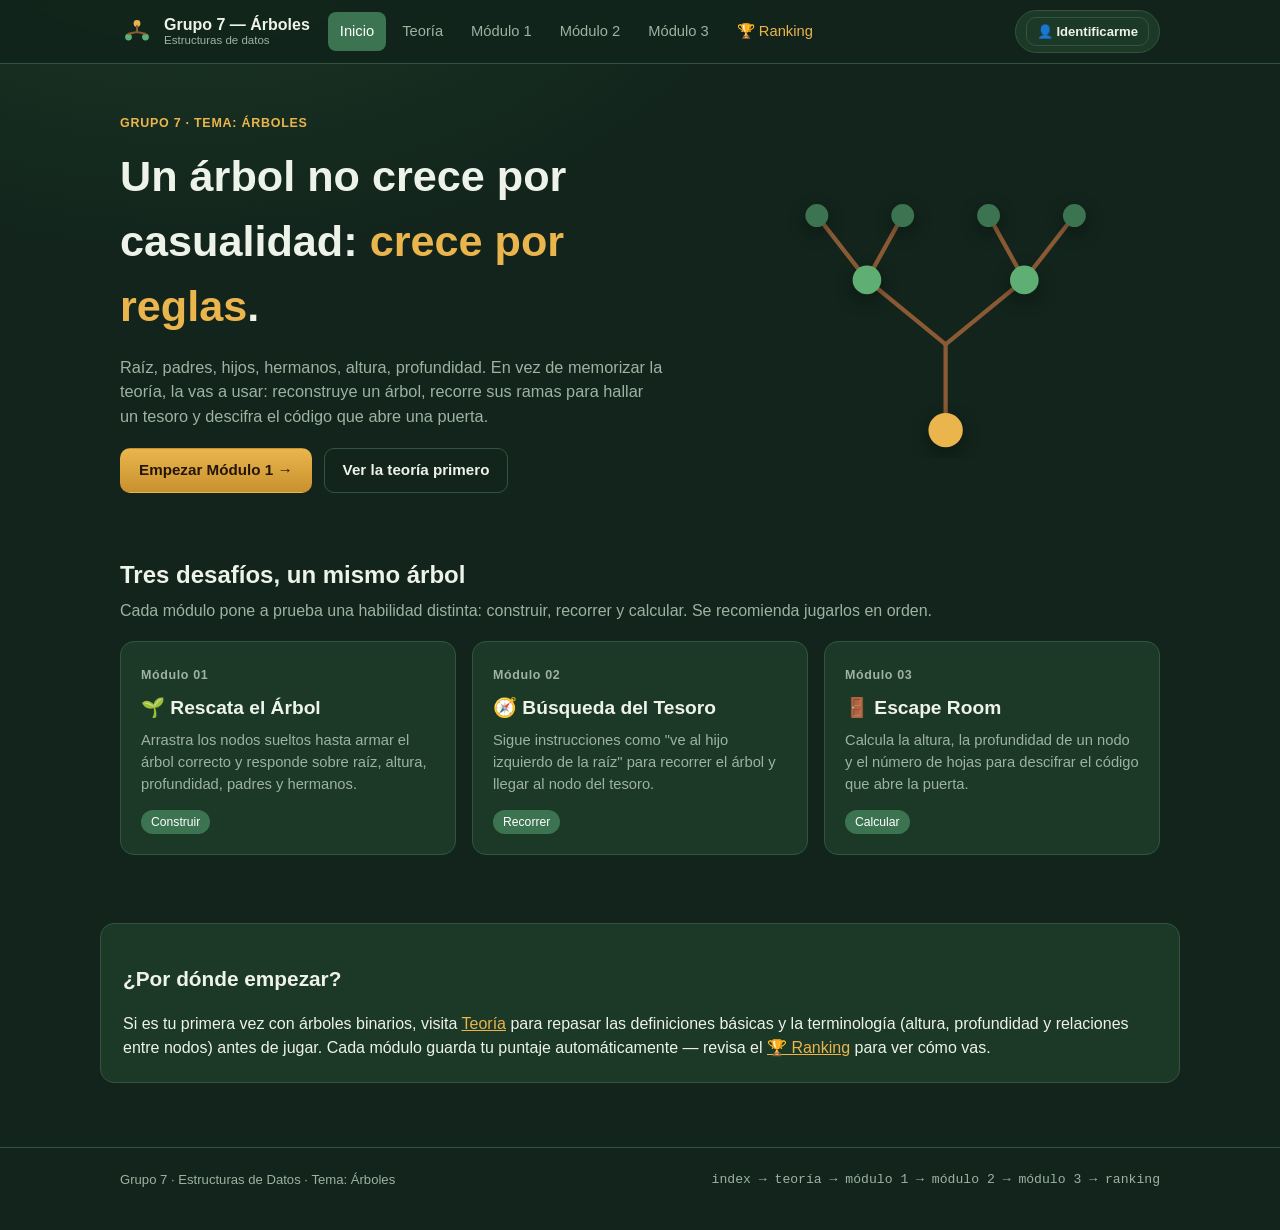
<file: index.html>
<!DOCTYPE html>
<html lang="es">
<head>
<meta charset="UTF-8">
<meta name="viewport" content="width=device-width, initial-scale=1.0">
<title>Grupo 7 · Árboles — Proyecto Interactivo</title>
<meta name="description" content="Aprende árboles binarios jugando: reconstruye un árbol, busca un tesoro navegando sus ramas y escapa de una sala resolviendo su altura, profundidad y hojas.">
<link rel="icon" href="data:image/svg+xml,<svg xmlns=%22http://www.w3.org/2000/svg%22 viewBox=%220 0 100 100%22><text y=%22.9em%22 font-size=%2290%22>🌳</text></svg>">
<link rel="stylesheet" href="css/style.css">
</head>
<body data-nav="inicio">

<nav class="site-nav">
  <div class="container">
    <a href="index.html" class="brand">
      <svg class="brand-mark" viewBox="0 0 40 40" fill="none">
        <circle cx="20" cy="10" r="4" fill="#eab54c"/>
        <circle cx="10" cy="26" r="4" fill="#5fae74"/>
        <circle cx="30" cy="26" r="4" fill="#5fae74"/>
        <path d="M20 13 L20 20 L10 22 M20 20 L30 22" stroke="#8a5a35" stroke-width="2.4" stroke-linecap="round" fill="none"/>
      </svg>
      <span>Grupo 7 — Árboles<small>Estructuras de datos</small></span>
    </a>
    <ul class="nav-links">
      <li><a href="index.html" data-nav="inicio">Inicio</a></li>
      <li><a href="teoria.html" data-nav="teoria">Teoría</a></li>
      <li><a href="modulo1.html" data-nav="m1">Módulo 1</a></li>
      <li><a href="modulo2.html" data-nav="m2">Módulo 2</a></li>
      <li><a href="modulo3.html" data-nav="m3">Módulo 3</a></li>
      <li><a href="jugadores.html" data-nav="ranking" class="nav-ranking-link">🏆 Ranking</a></li>
    </ul>
    <span id="playerBadgeSlot"></span>
  </div>
</nav>

<header class="hero">
  <div class="container hero-grid">
    <div>
      <span class="eyebrow">Grupo 7 · Tema: Árboles</span>
      <h1>Un árbol no crece por casualidad: <em>crece por reglas</em>.</h1>
      <p class="lead">Raíz, padres, hijos, hermanos, altura, profundidad. En vez de memorizar la teoría, la vas a usar: reconstruye un árbol, recorre sus ramas para hallar un tesoro y descifra el código que abre una puerta.</p>
      <div class="hero-actions">
        <a href="modulo1.html" class="btn btn-primary">Empezar Módulo 1 →</a>
        <a href="teoria.html" class="btn btn-ghost">Ver la teoría primero</a>
      </div>
    </div>
    <div class="hero-art">
      <svg class="grow-tree" viewBox="0 0 300 220" width="100%">
        <path class="branch b1" d="M150 200 L150 140"/>
        <path class="branch b2" d="M150 140 L95 95"/>
        <path class="branch b3" d="M150 140 L205 95"/>
        <path class="branch b4" d="M95 95 L60 50"/>
        <path class="branch b5" d="M95 95 L120 50"/>
        <path class="branch b6" d="M205 95 L180 50"/>
        <path class="branch b7" d="M205 95 L240 50"/>
        <circle class="leafnode n1" cx="150" cy="200" r="12" fill="#eab54c"/>
        <circle class="leafnode n2" cx="95" cy="95" r="10" fill="#5fae74"/>
        <circle class="leafnode n3" cx="205" cy="95" r="10" fill="#5fae74"/>
        <circle class="leafnode n4" cx="60" cy="50" r="8" fill="#3c7350"/>
        <circle class="leafnode n5" cx="120" cy="50" r="8" fill="#3c7350"/>
        <circle class="leafnode n6" cx="180" cy="50" r="8" fill="#3c7350"/>
        <circle class="leafnode n7" cx="240" cy="50" r="8" fill="#3c7350"/>
      </svg>
    </div>
  </div>
</header>

<section class="section">
  <div class="container">
    <div class="section-head">
      <h2>Tres desafíos, un mismo árbol</h2>
      <p>Cada módulo pone a prueba una habilidad distinta: construir, recorrer y calcular. Se recomienda jugarlos en orden.</p>
    </div>

    <div class="card-grid">
      <a href="modulo1.html" class="module-card">
        <span class="module-num">Módulo 01</span>
        <h3>🌱 Rescata el Árbol</h3>
        <p>Arrastra los nodos sueltos hasta armar el árbol correcto y responde sobre raíz, altura, profundidad, padres y hermanos.</p>
        <span class="module-tag">Construir</span>
      </a>
      <a href="modulo2.html" class="module-card">
        <span class="module-num">Módulo 02</span>
        <h3>🧭 Búsqueda del Tesoro</h3>
        <p>Sigue instrucciones como "ve al hijo izquierdo de la raíz" para recorrer el árbol y llegar al nodo del tesoro.</p>
        <span class="module-tag">Recorrer</span>
      </a>
      <a href="modulo3.html" class="module-card">
        <span class="module-num">Módulo 03</span>
        <h3>🚪 Escape Room</h3>
        <p>Calcula la altura, la profundidad de un nodo y el número de hojas para descifrar el código que abre la puerta.</p>
        <span class="module-tag">Calcular</span>
      </a>
    </div>
  </div>
</section>

<section class="section">
  <div class="container info-card">
    <h2 style="font-size:1.3rem;">¿Por dónde empezar?</h2>
    <p style="margin-bottom:0;">Si es tu primera vez con árboles binarios, visita <a href="teoria.html" style="color:var(--gold);">Teoría</a> para repasar las definiciones básicas y la terminología (altura, profundidad y relaciones entre nodos) antes de jugar. Cada módulo guarda tu puntaje automáticamente — revisa el <a href="jugadores.html" style="color:var(--gold);">🏆 Ranking</a> para ver cómo vas.</p>
  </div>
</section>

<footer class="site-footer">
  <div class="container">
    <span>Grupo 7 · Estructuras de Datos · Tema: Árboles</span>
    <span class="mono">index → teoría → módulo 1 → módulo 2 → módulo 3 → ranking</span>
  </div>
</footer>

<script src="js/common.js"></script>
<script src="js/ranking.js"></script>
<script>initPlayerSession();</script>
</body>
</html>
</file>
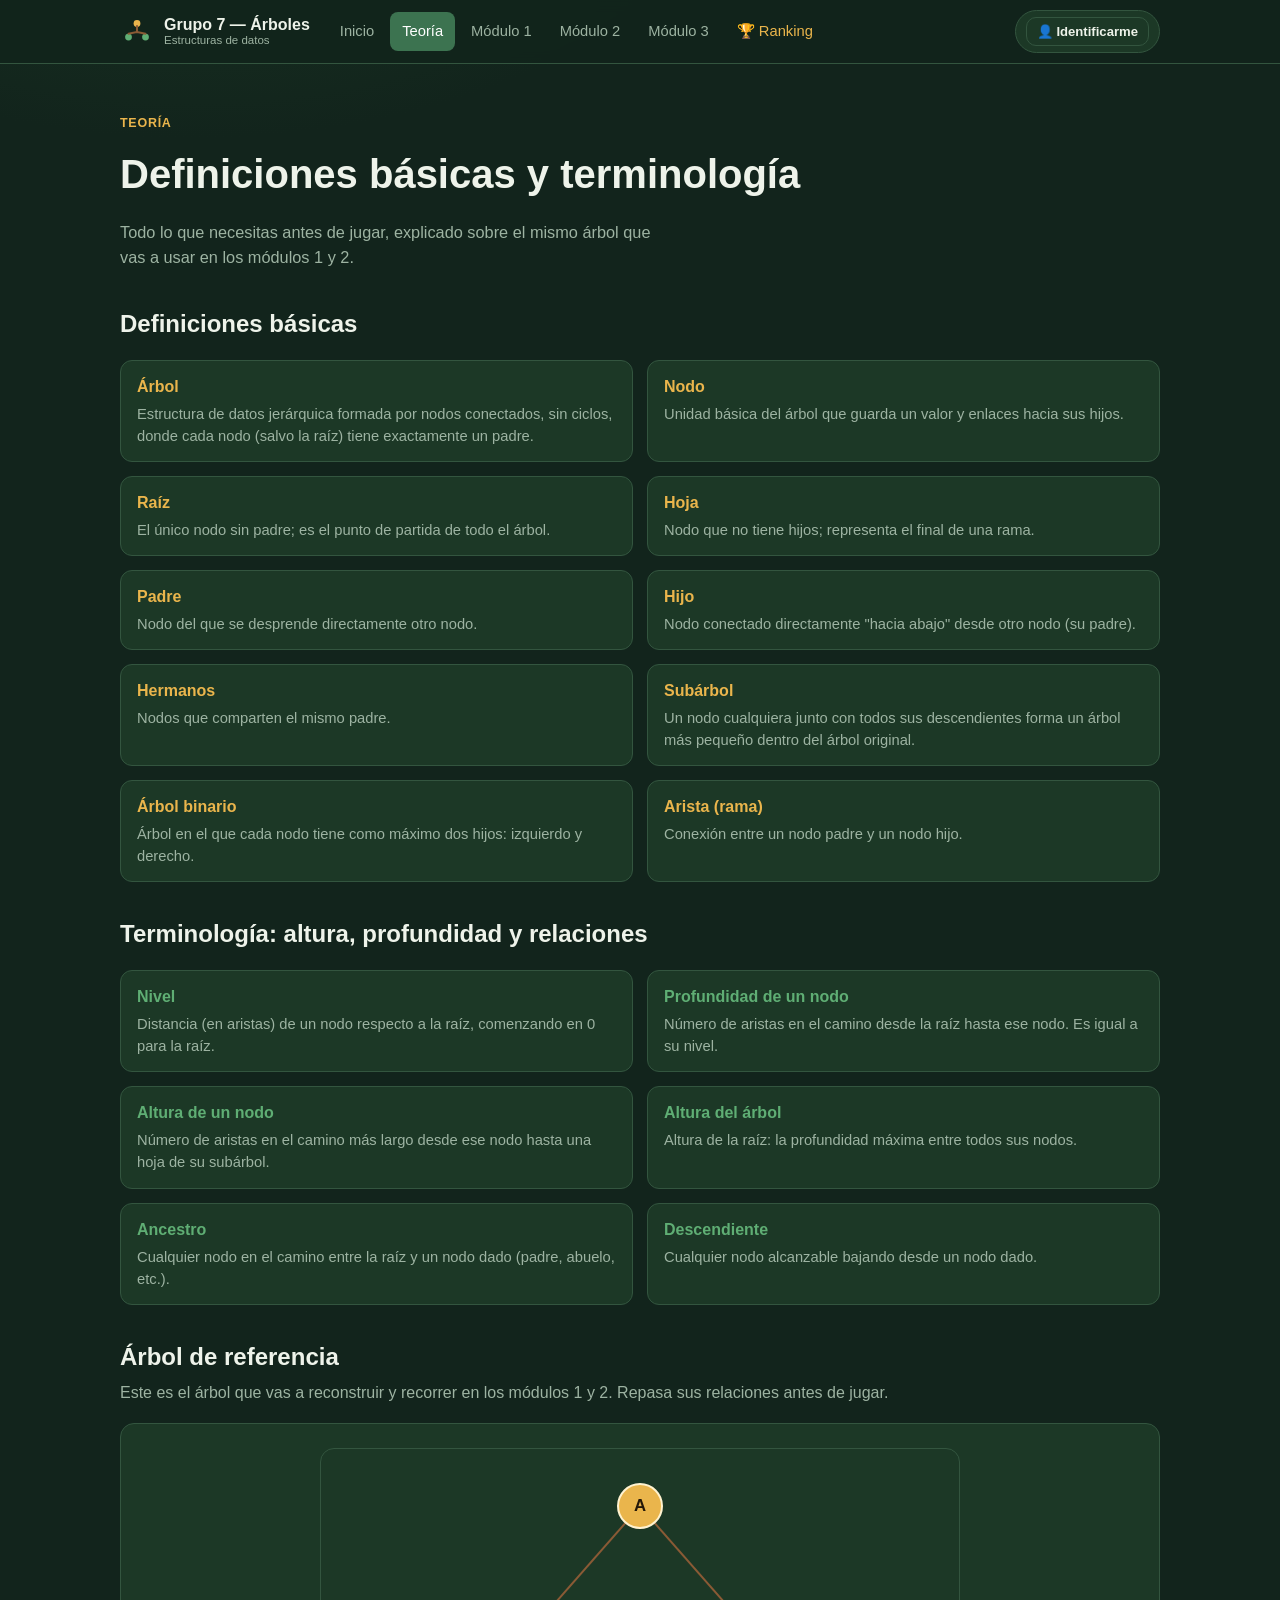
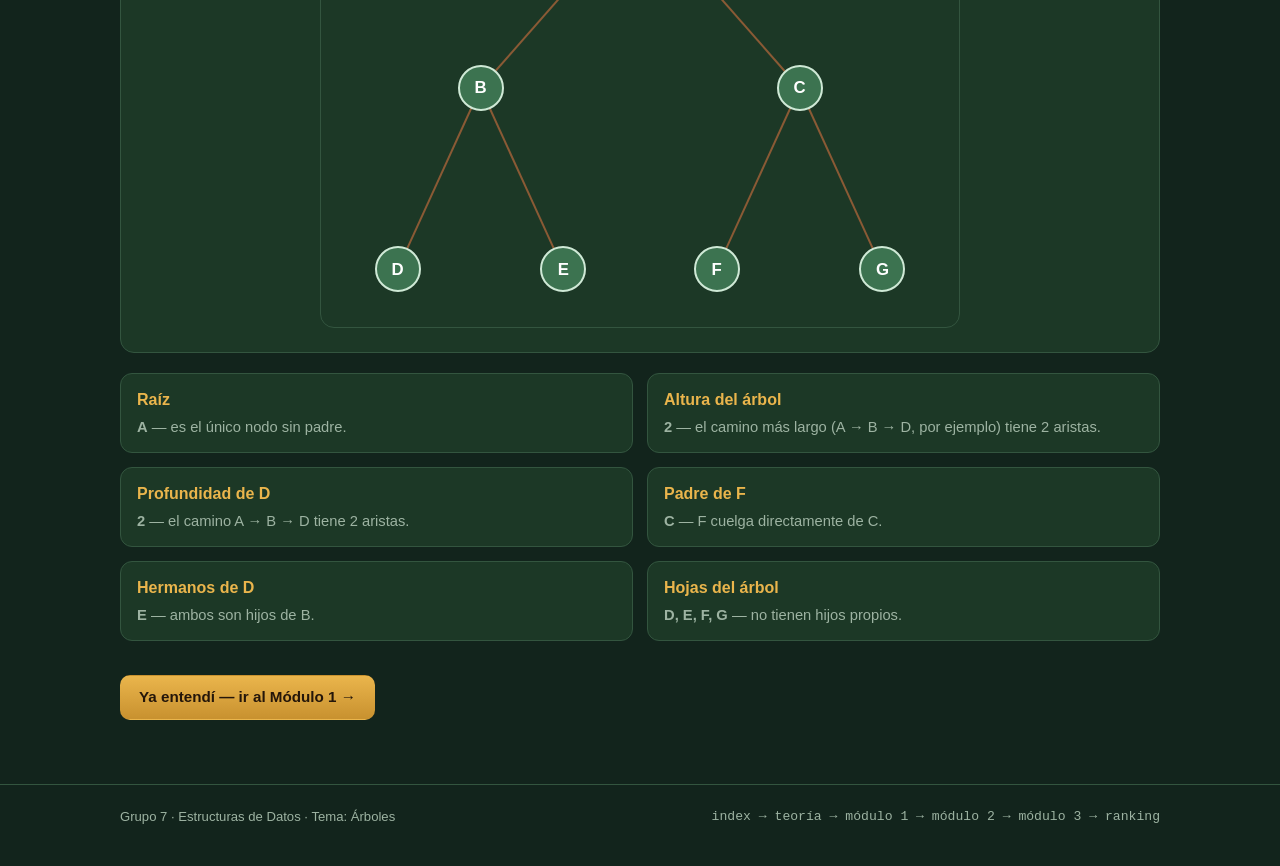
<file: teoria.html>
<!DOCTYPE html>
<html lang="es">
<head>
<meta charset="UTF-8">
<meta name="viewport" content="width=device-width, initial-scale=1.0">
<title>Teoría — Árboles | Grupo 7</title>
<link rel="stylesheet" href="css/style.css">
</head>
<body data-nav="teoria">

<nav class="site-nav">
  <div class="container">
    <a href="index.html" class="brand">
      <svg class="brand-mark" viewBox="0 0 40 40" fill="none">
        <circle cx="20" cy="10" r="4" fill="#eab54c"/><circle cx="10" cy="26" r="4" fill="#5fae74"/><circle cx="30" cy="26" r="4" fill="#5fae74"/>
        <path d="M20 13 L20 20 L10 22 M20 20 L30 22" stroke="#8a5a35" stroke-width="2.4" stroke-linecap="round" fill="none"/>
      </svg>
      <span>Grupo 7 — Árboles<small>Estructuras de datos</small></span>
    </a>
    <ul class="nav-links">
      <li><a href="index.html" data-nav="inicio">Inicio</a></li>
      <li><a href="teoria.html" data-nav="teoria">Teoría</a></li>
      <li><a href="modulo1.html" data-nav="m1">Módulo 1</a></li>
      <li><a href="modulo2.html" data-nav="m2">Módulo 2</a></li>
      <li><a href="modulo3.html" data-nav="m3">Módulo 3</a></li>
      <li><a href="jugadores.html" data-nav="ranking" class="nav-ranking-link">🏆 Ranking</a></li>
    </ul>
    <span id="playerBadgeSlot"></span>
  </div>
</nav>

<header class="hero" style="padding-bottom:10px;">
  <div class="container">
    <span class="eyebrow">Teoría</span>
    <h1 style="font-size:clamp(1.8rem,3.4vw,2.5rem);">Definiciones básicas y terminología</h1>
    <p class="lead">Todo lo que necesitas antes de jugar, explicado sobre el mismo árbol que vas a usar en los módulos 1 y 2.</p>
  </div>
</header>

<section class="section" style="padding-top:10px;">
  <div class="container">
    <div class="section-head"><h2>Definiciones básicas</h2></div>
    <dl class="def-grid">
      <div class="def-item"><dt>Árbol</dt><dd>Estructura de datos jerárquica formada por nodos conectados, sin ciclos, donde cada nodo (salvo la raíz) tiene exactamente un padre.</dd></div>
      <div class="def-item"><dt>Nodo</dt><dd>Unidad básica del árbol que guarda un valor y enlaces hacia sus hijos.</dd></div>
      <div class="def-item"><dt>Raíz</dt><dd>El único nodo sin padre; es el punto de partida de todo el árbol.</dd></div>
      <div class="def-item"><dt>Hoja</dt><dd>Nodo que no tiene hijos; representa el final de una rama.</dd></div>
      <div class="def-item"><dt>Padre</dt><dd>Nodo del que se desprende directamente otro nodo.</dd></div>
      <div class="def-item"><dt>Hijo</dt><dd>Nodo conectado directamente "hacia abajo" desde otro nodo (su padre).</dd></div>
      <div class="def-item"><dt>Hermanos</dt><dd>Nodos que comparten el mismo padre.</dd></div>
      <div class="def-item"><dt>Subárbol</dt><dd>Un nodo cualquiera junto con todos sus descendientes forma un árbol más pequeño dentro del árbol original.</dd></div>
      <div class="def-item"><dt>Árbol binario</dt><dd>Árbol en el que cada nodo tiene como máximo dos hijos: izquierdo y derecho.</dd></div>
      <div class="def-item"><dt>Arista (rama)</dt><dd>Conexión entre un nodo padre y un nodo hijo.</dd></div>
    </dl>
  </div>
</section>

<section class="section" style="padding-top:0;">
  <div class="container">
    <div class="section-head"><h2>Terminología: altura, profundidad y relaciones</h2></div>
    <dl class="def-grid">
      <div class="def-item term-item"><dt>Nivel</dt><dd>Distancia (en aristas) de un nodo respecto a la raíz, comenzando en 0 para la raíz.</dd></div>
      <div class="def-item term-item"><dt>Profundidad de un nodo</dt><dd>Número de aristas en el camino desde la raíz hasta ese nodo. Es igual a su nivel.</dd></div>
      <div class="def-item term-item"><dt>Altura de un nodo</dt><dd>Número de aristas en el camino más largo desde ese nodo hasta una hoja de su subárbol.</dd></div>
      <div class="def-item term-item"><dt>Altura del árbol</dt><dd>Altura de la raíz: la profundidad máxima entre todos sus nodos.</dd></div>
      <div class="def-item term-item"><dt>Ancestro</dt><dd>Cualquier nodo en el camino entre la raíz y un nodo dado (padre, abuelo, etc.).</dd></div>
      <div class="def-item term-item"><dt>Descendiente</dt><dd>Cualquier nodo alcanzable bajando desde un nodo dado.</dd></div>
    </dl>
  </div>
</section>

<section class="section" style="padding-top:0;">
  <div class="container">
    <div class="section-head"><h2>Árbol de referencia</h2><p>Este es el árbol que vas a reconstruir y recorrer en los módulos 1 y 2. Repasa sus relaciones antes de jugar.</p></div>
    <div class="diagram-wrap">
      <div class="tree-stage" id="stage" style="max-width:640px;margin:0 auto;">
        <svg class="tree-lines" id="lines"></svg>
      </div>
    </div>
    <div class="def-grid" style="margin-top:20px;">
      <div class="def-item"><dt>Raíz</dt><dd><b>A</b> — es el único nodo sin padre.</dd></div>
      <div class="def-item"><dt>Altura del árbol</dt><dd><b>2</b> — el camino más largo (A → B → D, por ejemplo) tiene 2 aristas.</dd></div>
      <div class="def-item"><dt>Profundidad de D</dt><dd><b>2</b> — el camino A → B → D tiene 2 aristas.</dd></div>
      <div class="def-item"><dt>Padre de F</dt><dd><b>C</b> — F cuelga directamente de C.</dd></div>
      <div class="def-item"><dt>Hermanos de D</dt><dd><b>E</b> — ambos son hijos de B.</dd></div>
      <div class="def-item"><dt>Hojas del árbol</dt><dd><b>D, E, F, G</b> — no tienen hijos propios.</dd></div>
    </div>
  </div>
</section>

<section class="section" style="padding-top:0;">
  <div class="container hero-actions" style="margin-top:0;">
    <a href="modulo1.html" class="btn btn-primary">Ya entendí — ir al Módulo 1 →</a>
  </div>
</section>

<footer class="site-footer">
  <div class="container">
    <span>Grupo 7 · Estructuras de Datos · Tema: Árboles</span>
    <span class="mono">index → teoría → módulo 1 → módulo 2 → módulo 3 → ranking</span>
  </div>
</footer>

<script src="js/common.js"></script>
<script src="js/ranking.js"></script>
<script>
  initPlayerSession();
  const stage = document.getElementById('stage');
  const svg = document.getElementById('lines');
  drawTreeLines(svg, TREE_A);
  Object.entries(TREE_A.nodes).forEach(([id, n]) => {
    const el = document.createElement('div');
    el.className = 'tree-node filled' + (id === TREE_A.root ? ' root-node' : '');
    el.style.left = n.x + '%';
    el.style.top = n.y + '%';
    el.textContent = n.label;
    stage.appendChild(el);
  });
</script>
</body>
</html>
</file>
<file: css/style.css>
/* ============================================================
   style.css — Grupo 7 · Árboles (Estructuras de Datos)
   Paleta: dorado #eab54c, verdes #5fae74 / #3c7350, madera #8a5a35
   ============================================================ */

:root {
  --bg: #12241c;
  --bg-soft: #17301f;
  --panel: #1c3826;
  --panel-2: #21402c;
  --border: #33553f;
  --text: #eef3ea;
  --muted: #9db3a2;
  --gold: #eab54c;
  --gold-dark: #c8912f;
  --green: #5fae74;
  --green-dark: #3c7350;
  --brown: #8a5a35;
  --red: #e0654f;
  --radius: 14px;
  --shadow: 0 8px 24px rgba(0, 0, 0, 0.28);
}

* { box-sizing: border-box; }
html { scroll-behavior: smooth; }
body {
  margin: 0;
  background: radial-gradient(1100px 700px at 15% -10%, #1c3a26 0%, var(--bg) 55%);
  color: var(--text);
  font-family: 'Segoe UI', Roboto, Helvetica, Arial, sans-serif;
  line-height: 1.5;
}
.container { max-width: 1080px; margin: 0 auto; padding: 0 20px; }
.mono { font-family: 'Consolas', 'Courier New', monospace; }
a { color: inherit; }

/* ---------- Nav ---------- */
.site-nav {
  position: sticky; top: 0; z-index: 40;
  background: rgba(18, 36, 28, 0.92);
  backdrop-filter: blur(6px);
  border-bottom: 1px solid var(--border);
}
.site-nav .container { display: flex; align-items: center; gap: 18px; padding: 10px 20px; flex-wrap: wrap; }
.brand { display: flex; align-items: center; gap: 10px; text-decoration: none; font-weight: 700; color: var(--text); }
.brand-mark { width: 34px; height: 34px; flex-shrink: 0; }
.brand span { display: flex; flex-direction: column; line-height: 1.15; }
.brand small { font-weight: 400; color: var(--muted); font-size: 0.72rem; }
.nav-links { list-style: none; display: flex; gap: 4px; margin: 0; padding: 0; flex-wrap: wrap; flex: 1; }
.nav-links a {
  display: inline-block; padding: 8px 12px; border-radius: 8px;
  text-decoration: none; color: var(--muted); font-size: 0.92rem; transition: background 0.15s, color 0.15s;
}
.nav-links a:hover { background: var(--panel); color: var(--text); }
.nav-links a[data-nav].active,
body[data-nav="inicio"] .nav-links a[data-nav="inicio"],
body[data-nav="teoria"] .nav-links a[data-nav="teoria"],
body[data-nav="m1"] .nav-links a[data-nav="m1"],
body[data-nav="m2"] .nav-links a[data-nav="m2"],
body[data-nav="m3"] .nav-links a[data-nav="m3"],
body[data-nav="ranking"] .nav-links a[data-nav="ranking"] {
  background: var(--green-dark); color: #fff;
}
.nav-ranking-link { color: var(--gold) !important; }

/* Player badge */
.player-badge {
  display: inline-flex; align-items: center; gap: 8px;
  background: var(--panel); border: 1px solid var(--border);
  padding: 6px 10px; border-radius: 999px; font-size: 0.85rem; white-space: nowrap;
}
.player-dot { width: 8px; height: 8px; border-radius: 50%; background: var(--gold); display: inline-block; }
.player-switch, .player-set { background: none; border: none; color: var(--muted); cursor: pointer; font-size: 0.95rem; padding: 0 0 0 4px; }
.player-switch:hover, .player-set:hover { color: var(--gold); }

/* ---------- Buttons ---------- */
.btn {
  display: inline-flex; align-items: center; gap: 6px;
  padding: 10px 18px; border-radius: 10px; border: 1px solid transparent;
  font-size: 0.95rem; font-weight: 600; cursor: pointer; text-decoration: none;
  transition: transform 0.12s ease, background 0.15s ease, border-color 0.15s ease;
}
.btn:active { transform: scale(0.97); }
.btn-primary { background: linear-gradient(180deg, var(--gold), var(--gold-dark)); color: #24160a; }
.btn-primary:hover { filter: brightness(1.06); }
.btn-ghost { background: transparent; border-color: var(--border); color: var(--text); }
.btn-ghost:hover { background: var(--panel); }
.btn-danger { background: transparent; border-color: var(--red); color: var(--red); }
.btn-danger:hover { background: rgba(224, 101, 79, 0.12); }
.btn-small { padding: 6px 10px; font-size: 0.82rem; }
.btn-icon { background: none; border: none; cursor: pointer; font-size: 1rem; padding: 4px; border-radius: 6px; }
.btn-icon:hover { background: var(--panel); }
.btn:disabled { opacity: 0.45; cursor: not-allowed; }

/* ---------- Hero ---------- */
.hero { padding: 46px 0 30px; }
.hero-grid { display: grid; grid-template-columns: 1.15fr 0.85fr; gap: 30px; align-items: center; }
.eyebrow { color: var(--gold); font-weight: 700; letter-spacing: 0.06em; text-transform: uppercase; font-size: 0.78rem; }
.hero h1 { font-size: clamp(1.9rem, 4vw, 2.7rem); margin: 10px 0 14px; }
.hero h1 em { color: var(--gold); font-style: normal; }
.lead { color: var(--muted); font-size: 1.02rem; max-width: 60ch; }
.hero-actions { display: flex; gap: 12px; margin-top: 20px; flex-wrap: wrap; }
.hero-art { display: flex; justify-content: center; }
.grow-tree .branch { stroke: var(--brown); stroke-width: 3; fill: none; stroke-linecap: round; }
.grow-tree .leafnode { filter: drop-shadow(0 4px 6px rgba(0, 0, 0, 0.35)); }

/* ---------- Sections / cards ---------- */
.section { padding: 34px 0; }
.section-head { margin-bottom: 18px; }
.section-head h2 { margin: 0 0 6px; font-size: 1.5rem; }
.section-head p { color: var(--muted); margin: 0; }

.card-grid { display: grid; grid-template-columns: repeat(3, 1fr); gap: 16px; }
.module-card {
  display: block; background: var(--panel); border: 1px solid var(--border);
  border-radius: var(--radius); padding: 20px; text-decoration: none; color: var(--text);
  transition: transform 0.15s ease, border-color 0.15s ease;
}
.module-card:hover { transform: translateY(-3px); border-color: var(--gold); }
.module-num { color: var(--muted); font-size: 0.78rem; font-weight: 700; letter-spacing: 0.05em; }
.module-card h3 { margin: 8px 0 6px; font-size: 1.2rem; }
.module-card p { color: var(--muted); font-size: 0.92rem; margin: 0 0 14px; }
.module-tag { display: inline-block; background: var(--green-dark); color: #fff; font-size: 0.76rem; padding: 3px 10px; border-radius: 999px; }

.info-card { background: var(--panel); border: 1px solid var(--border); border-radius: var(--radius); padding: 22px; }

/* ---------- Teoría ---------- */
.def-grid { display: grid; grid-template-columns: repeat(2, 1fr); gap: 14px; margin: 0; }
.def-item { background: var(--panel); border: 1px solid var(--border); border-radius: 12px; padding: 14px 16px; }
.def-item dt { color: var(--gold); font-weight: 700; margin-bottom: 4px; }
.def-item dd { margin: 0; color: var(--muted); font-size: 0.92rem; }
.term-item dt { color: var(--green); }
.diagram-wrap { background: var(--panel); border: 1px solid var(--border); border-radius: var(--radius); padding: 24px; }

/* ---------- Árbol interactivo (stage + nodos + líneas) ---------- */
.tree-stage {
  position: relative; width: 100%; aspect-ratio: 4 / 3; max-width: 560px; margin: 0 auto 18px;
  background: var(--panel); border: 1px solid var(--border); border-radius: var(--radius);
}
.tree-lines { position: absolute; inset: 0; width: 100%; height: 100%; }
.tree-edge { stroke: var(--brown); stroke-width: 2; }
.tree-node {
  position: absolute; width: 46px; height: 46px; margin: -23px 0 0 -23px;
  border-radius: 50%; display: flex; align-items: center; justify-content: center;
  font-weight: 700; font-size: 1.05rem; background: var(--green-dark); color: #fff;
  border: 2px solid #cfe9d6; user-select: none;
}
.tree-node.root-node { background: var(--gold); color: #241708; border-color: #fff2cf; }
.tree-node.slot { background: var(--bg-soft); border: 2px dashed var(--border); color: var(--muted); cursor: pointer; }
.tree-node.slot:hover, .tree-node.slot:focus-visible { border-color: var(--gold); }
.tree-node.slot-error { animation: shake 0.4s ease; border-color: var(--red) !important; }
.tree-node.current-pos { box-shadow: 0 0 0 4px rgba(234, 181, 76, 0.55); }
.tree-node.star-node { background: var(--gold); color: #241708; border-color: #fff2cf; }
@keyframes shake {
  10%, 90% { transform: translateX(-2px); }
  20%, 80% { transform: translateX(3px); }
  30%, 50%, 70% { transform: translateX(-5px); }
  40%, 60% { transform: translateX(5px); }
}

/* ---------- Pistas de parentesco (módulo 1) ---------- */
.clue-panel { background: var(--panel-2); border: 1px solid var(--border); border-radius: var(--radius); padding: 16px 20px; margin-bottom: 18px; }
.clue-text-list { margin: 0; padding-left: 18px; color: var(--muted); font-size: 0.92rem; }
.clue-text-list li { margin-bottom: 4px; }
.clue-text-list b { color: var(--text); }

/* ---------- Chip bank (módulo 1) ---------- */
.progress-row { display: flex; align-items: center; justify-content: space-between; margin-bottom: 14px; flex-wrap: wrap; gap: 10px; }
.status-pill { background: var(--panel); border: 1px solid var(--border); padding: 6px 14px; border-radius: 999px; font-size: 0.86rem; color: var(--muted); }
.chip-bank { display: flex; flex-wrap: wrap; gap: 10px; justify-content: center; padding: 16px; background: var(--bg-soft); border: 1px solid var(--border); border-radius: var(--radius); min-height: 60px; margin-bottom: 24px; }
.chip {
  width: 44px; height: 44px; border-radius: 10px; background: var(--green);
  color: #0c1f13; font-weight: 700; display: flex; align-items: center; justify-content: center;
  cursor: grab; touch-action: none; border: 2px solid #cdeed6; user-select: none;
}
.chip.chip-selected { outline: 3px solid var(--gold); }
.chip.chip-error { animation: shake 0.4s ease; border-color: var(--red); }
.chip-drag-ghost { position: fixed; pointer-events: none; z-index: 999; transform: translate(-50%, -50%); opacity: 0.9; }

/* ---------- Quiz (módulo 1) ---------- */
.quiz { display: none; }
.quiz.show { display: block; }
.question-card { background: var(--panel); border: 1px solid var(--border); border-radius: 12px; padding: 16px 18px; margin-bottom: 14px; }
.q-head { display: flex; justify-content: space-between; align-items: center; margin-bottom: 8px; flex-wrap: wrap; gap: 8px; }
.q-num { color: var(--muted); font-size: 0.8rem; font-weight: 700; text-transform: uppercase; letter-spacing: 0.04em; }
.q-text { margin: 0 0 10px; font-size: 1rem; }
.q-options { display: flex; flex-wrap: wrap; gap: 10px; }
.q-option { display: flex; align-items: center; gap: 6px; background: var(--bg-soft); border: 1px solid var(--border); border-radius: 8px; padding: 8px 12px; cursor: pointer; font-size: 0.9rem; }
.q-option:has(input:checked) { border-color: var(--gold); background: rgba(234, 181, 76, 0.12); }
.q-options-text input[type="text"] { width: 100%; }

/* ---------- Dificultad badges ---------- */
.dif-badge { display: inline-block; padding: 3px 10px; border-radius: 999px; font-size: 0.76rem; font-weight: 700; }
.dif-facil { background: rgba(95, 174, 116, 0.18); color: #8fe3a6; }
.dif-medio { background: rgba(234, 181, 76, 0.18); color: var(--gold); }
.dif-dificil { background: rgba(224, 101, 79, 0.18); color: #ff9a86; }

/* ---------- Final banner ---------- */
.final-banner { display: none; background: var(--panel-2); border: 1px solid var(--gold); border-radius: var(--radius); padding: 20px; margin-top: 20px; }
.final-banner.show { display: block; }

/* ---------- Módulo 2: instrucción + score row ---------- */
.instruction-box { background: var(--panel); border: 1px solid var(--border); border-radius: 12px; padding: 14px 18px; margin-bottom: 14px; display: flex; align-items: center; gap: 12px; flex-wrap: wrap; }
.instruction-box .tag { background: var(--green-dark); color: #fff; font-size: 0.75rem; padding: 3px 10px; border-radius: 999px; font-weight: 700; }
.score-row { display: flex; gap: 22px; flex-wrap: wrap; margin-bottom: 16px; color: var(--muted); font-size: 0.92rem; }
.score-row b { color: var(--text); }

/* ---------- Módulo 3: puerta / código ---------- */
.door-wrap { display: grid; grid-template-columns: 1.2fr 0.8fr; gap: 24px; align-items: start; }
.clue-list { list-style: none; padding: 0; margin: 0; display: flex; flex-direction: column; gap: 14px; }
.clue-item { background: var(--panel); border: 1px solid var(--border); border-radius: 12px; padding: 12px 14px; }
.clue-item label { display: block; margin-bottom: 8px; font-size: 0.92rem; }
.clue-item input[type="number"] { width: 90px; padding: 8px 10px; border-radius: 8px; border: 1px solid var(--border); background: var(--bg-soft); color: var(--text); font-size: 1rem; }
.clue-status { margin-left: 10px; font-size: 1.1rem; }
.door { background: var(--panel-2); border: 2px solid var(--brown); border-radius: var(--radius); padding: 20px; text-align: center; }
.door.door-open { border-color: var(--gold); }
.code-display { font-family: monospace; font-size: 2rem; letter-spacing: 8px; margin: 14px 0; color: var(--gold); }
.attempts { color: var(--muted); font-size: 0.86rem; }

/* ---------- Jugadores / Panel de control ---------- */
.stat-cards { display: grid; grid-template-columns: repeat(5, 1fr); gap: 12px; margin-bottom: 26px; }
.stat-card { background: var(--panel); border: 1px solid var(--border); border-radius: 12px; padding: 16px; text-align: center; }
.stat-icon { font-size: 1.3rem; }
.stat-value { font-size: 1.5rem; font-weight: 800; margin: 6px 0 2px; color: var(--gold); }
.stat-label { color: var(--muted); font-size: 0.78rem; }

.podio { display: grid; grid-template-columns: repeat(3, 1fr); gap: 12px; margin-bottom: 30px; align-items: end; }
.podio-puesto { background: var(--panel); border: 1px solid var(--border); border-radius: 12px; padding: 18px 10px; text-align: center; }
.podio-1 { background: linear-gradient(180deg, rgba(234, 181, 76, 0.22), var(--panel)); border-color: var(--gold); transform: translateY(-10px); }
.podio-2 { border-color: #c9d2cc; }
.podio-3 { border-color: var(--brown); }
.podio-puesto.vacio { opacity: 0.5; }
.podio-medalla { display: block; font-size: 1.8rem; }
.podio-nombre { display: block; font-weight: 700; margin: 6px 0 2px; word-break: break-word; }
.podio-puntaje { display: block; color: var(--muted); font-size: 0.86rem; }

.panel-toolbar { display: flex; justify-content: space-between; align-items: center; gap: 12px; flex-wrap: wrap; margin-bottom: 14px; }
.search-box input { padding: 9px 14px; border-radius: 999px; border: 1px solid var(--border); background: var(--panel); color: var(--text); min-width: 220px; }
.toolbar-actions { display: flex; gap: 8px; flex-wrap: wrap; }

.table-wrap { overflow-x: auto; background: var(--panel); border: 1px solid var(--border); border-radius: var(--radius); }
table { width: 100%; border-collapse: collapse; font-size: 0.92rem; }
thead th { text-align: left; padding: 12px 14px; color: var(--muted); border-bottom: 1px solid var(--border); font-size: 0.78rem; text-transform: uppercase; letter-spacing: 0.03em; }
tbody td { padding: 11px 14px; border-bottom: 1px solid var(--border); }
tbody tr:last-child td { border-bottom: none; }
tbody tr:hover { background: var(--panel-2); }
th.num, td.num { text-align: right; }

/* ---------- Footer ---------- */
.site-footer { border-top: 1px solid var(--border); padding: 22px 0 40px; margin-top: 30px; }
.site-footer .container { display: flex; justify-content: space-between; flex-wrap: wrap; gap: 8px; color: var(--muted); font-size: 0.82rem; }

/* ---------- Responsive ---------- */
@media (max-width: 860px) {
  .hero-grid { grid-template-columns: 1fr; }
  .card-grid { grid-template-columns: 1fr; }
  .def-grid { grid-template-columns: 1fr; }
  .door-wrap { grid-template-columns: 1fr; }
  .stat-cards { grid-template-columns: repeat(2, 1fr); }
  .podio { grid-template-columns: 1fr; }
  .podio-1 { transform: none; }
}

/* ---------- Reduced motion ---------- */
@media (prefers-reduced-motion: reduce) {
  * { animation-duration: 0.001ms !important; transition-duration: 0.001ms !important; scroll-behavior: auto !important; }
}

/* ---------- Interactividad extra: animaciones y feedback ---------- */
@keyframes nodePop {
  0% { transform: scale(0.5); opacity: 0.4; }
  60% { transform: scale(1.12); }
  100% { transform: scale(1); opacity: 1; }
}
.tree-node.filled { animation: nodePop 0.35s ease; }

@keyframes stepPulse {
  0% { box-shadow: 0 0 0 0 rgba(95, 174, 116, 0.6); }
  70% { box-shadow: 0 0 0 14px rgba(95, 174, 116, 0); }
  100% { box-shadow: 0 0 0 0 rgba(95, 174, 116, 0); }
}
.tree-node.step-success { animation: stepPulse 0.5s ease; }

@keyframes bannerIn {
  from { opacity: 0; transform: translateY(10px); }
  to { opacity: 1; transform: translateY(0); }
}
.final-banner.show { animation: bannerIn 0.4s ease; }

/* Barra de progreso del cuestionario (módulo 1) */
.quiz-progress-wrap { display: flex; align-items: center; gap: 12px; margin-bottom: 16px; }
.quiz-progress-track { flex: 1; height: 8px; border-radius: 999px; background: var(--bg-soft); border: 1px solid var(--border); overflow: hidden; }
.quiz-progress-fill { height: 100%; width: 0%; background: linear-gradient(90deg, var(--green), var(--gold)); transition: width 0.3s ease; }
.quiz-progress-label { color: var(--muted); font-size: 0.82rem; white-space: nowrap; }

/* Corrección visual por pregunta tras calificar (módulo 1) */
.question-card { transition: border-color 0.2s ease, background 0.2s ease; }
.question-card.q-correct { border-color: var(--green); background: rgba(95, 174, 116, 0.08); }
.question-card.q-wrong { border-color: var(--red); background: rgba(224, 101, 79, 0.08); }
.q-result-mark { font-size: 0.8rem; font-weight: 700; }
.question-card.q-correct .q-result-mark { color: #8fe3a6; }
.question-card.q-wrong .q-result-mark { color: #ff9a86; }

/* Puerta lista para abrir, con brillo (módulo 3) */
.door.door-ready { border-color: var(--gold); box-shadow: 0 0 22px rgba(234, 181, 76, 0.4); }

/* ---------- Impresión (exportar ranking a PDF) ---------- */
@media print {
  body * { visibility: hidden; }
  .table-wrap, .table-wrap * { visibility: visible; }
  .table-wrap { position: absolute; left: 0; top: 0; width: 100%; border: none; }
  .btn-icon { display: none; }
}
/* Permite desplazamiento vertical y mantiene la tabla limpia cuando hay muchos jugadores */
.table-wrap {
  width: 100%;
  max-height: 65vh;
  overflow-y: auto;
  border: 1px solid var(--border-color, rgba(255, 255, 255, 0.1));
  border-radius: 8px;
}

/* Fija la cabecera de la tabla al hacer scroll hacia abajo */
.table-wrap table thead th {
  position: sticky;
  top: 0;
  background-color: var(--bg-card, #1e2b37);
  z-index: 2;
  box-shadow: 0 2px 5px rgba(0, 0, 0, 0.2);
}
</file>
